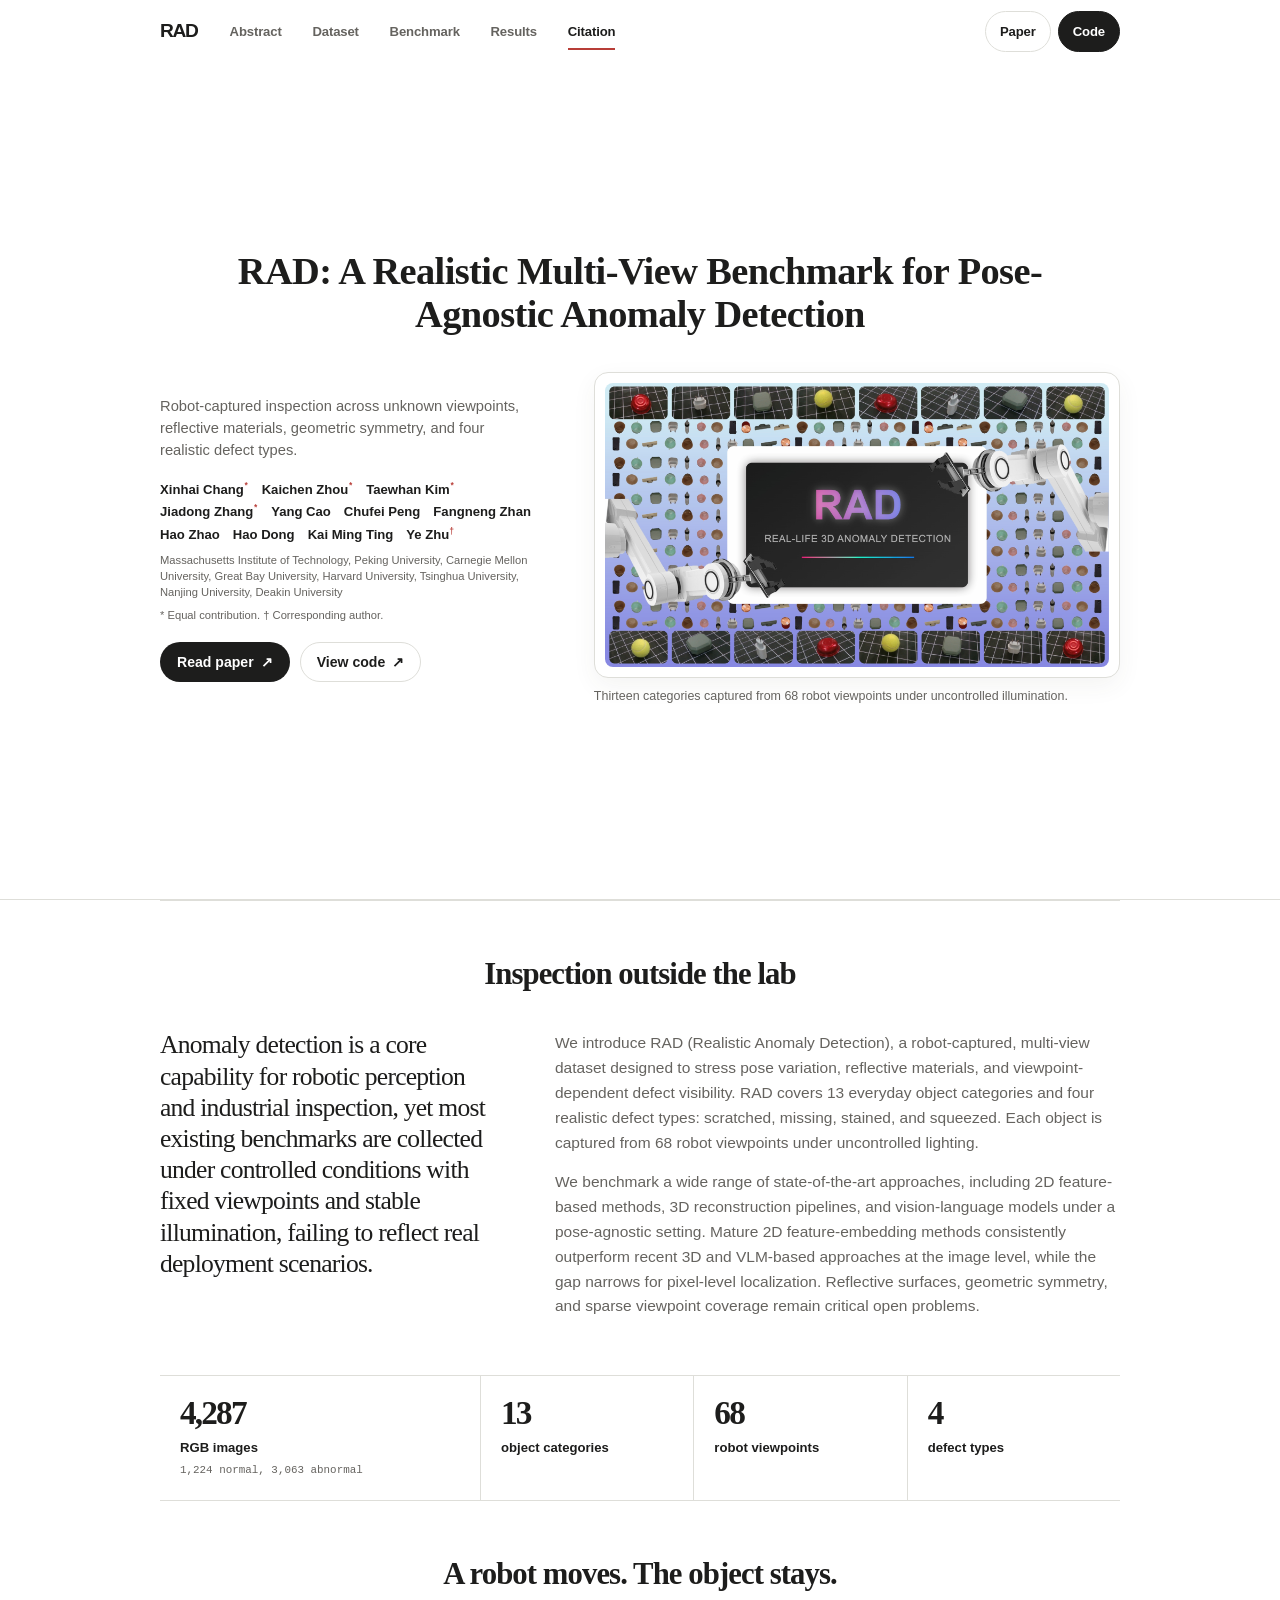
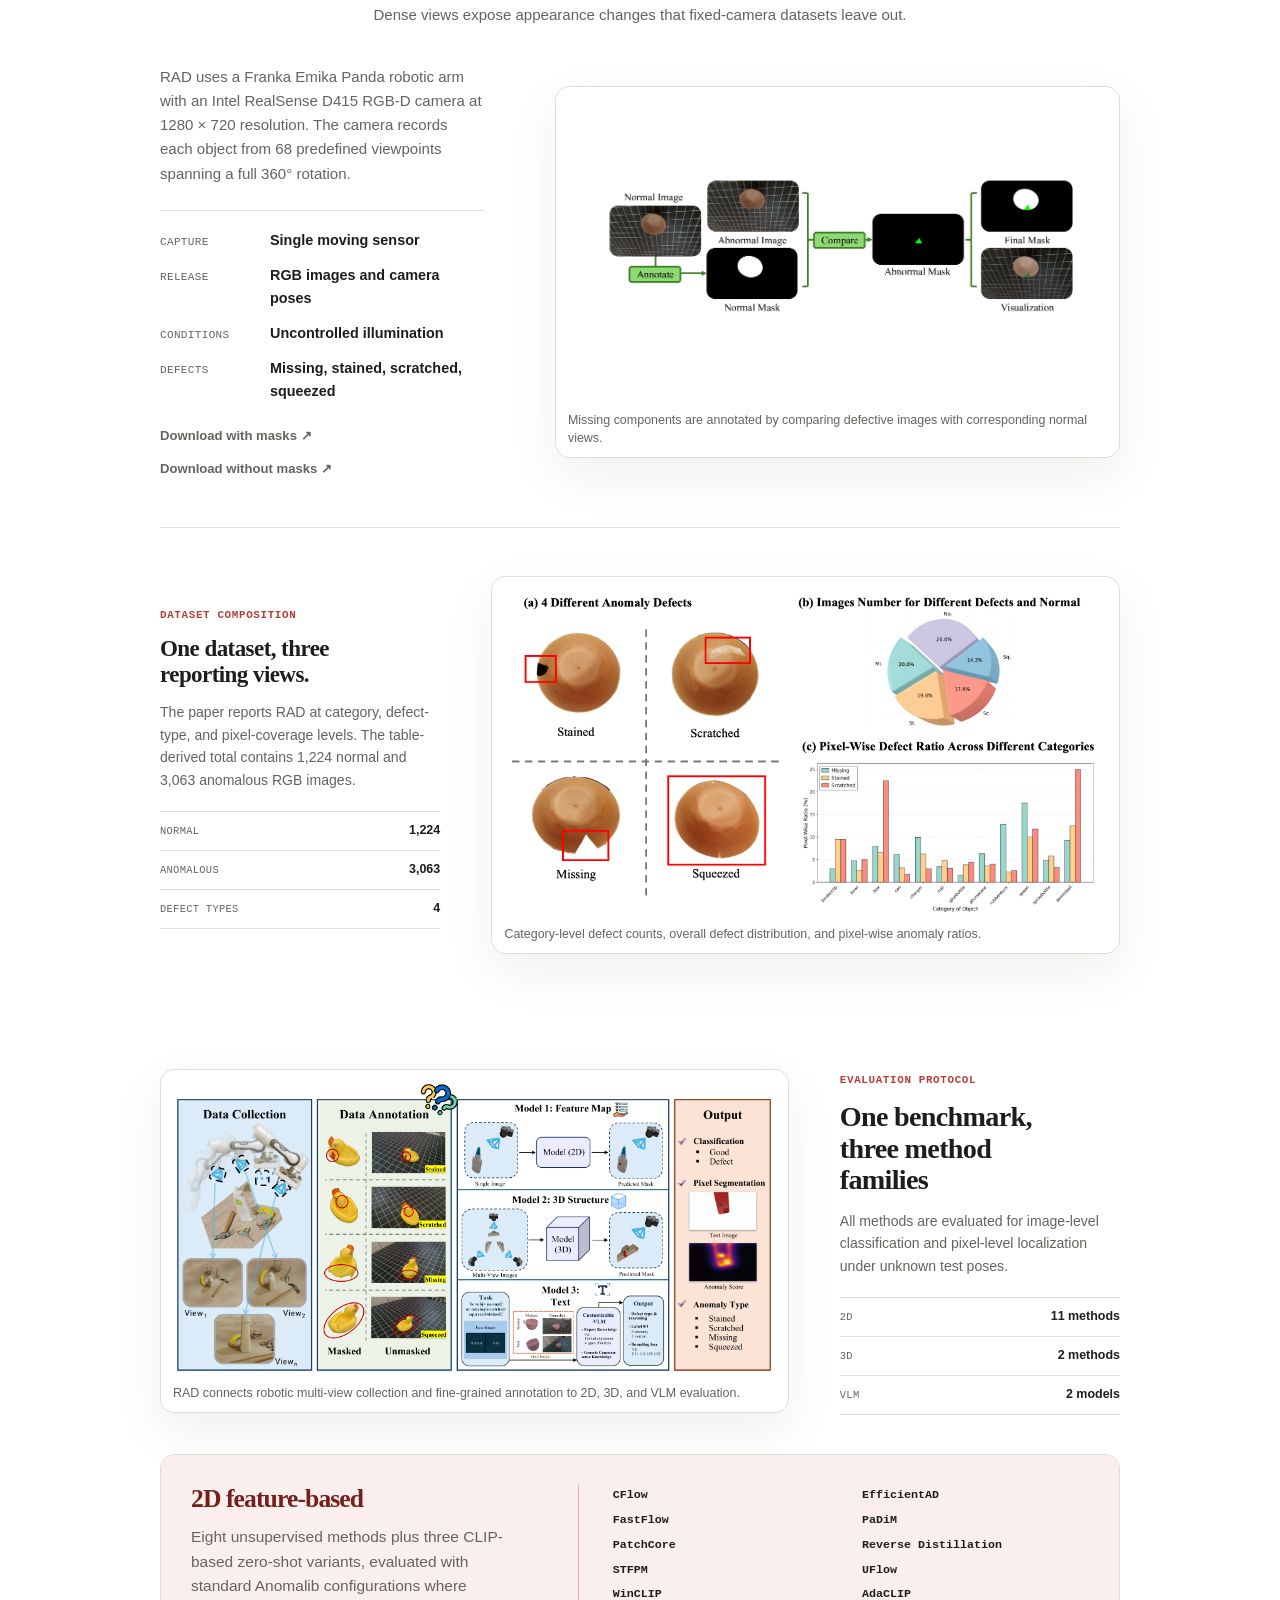
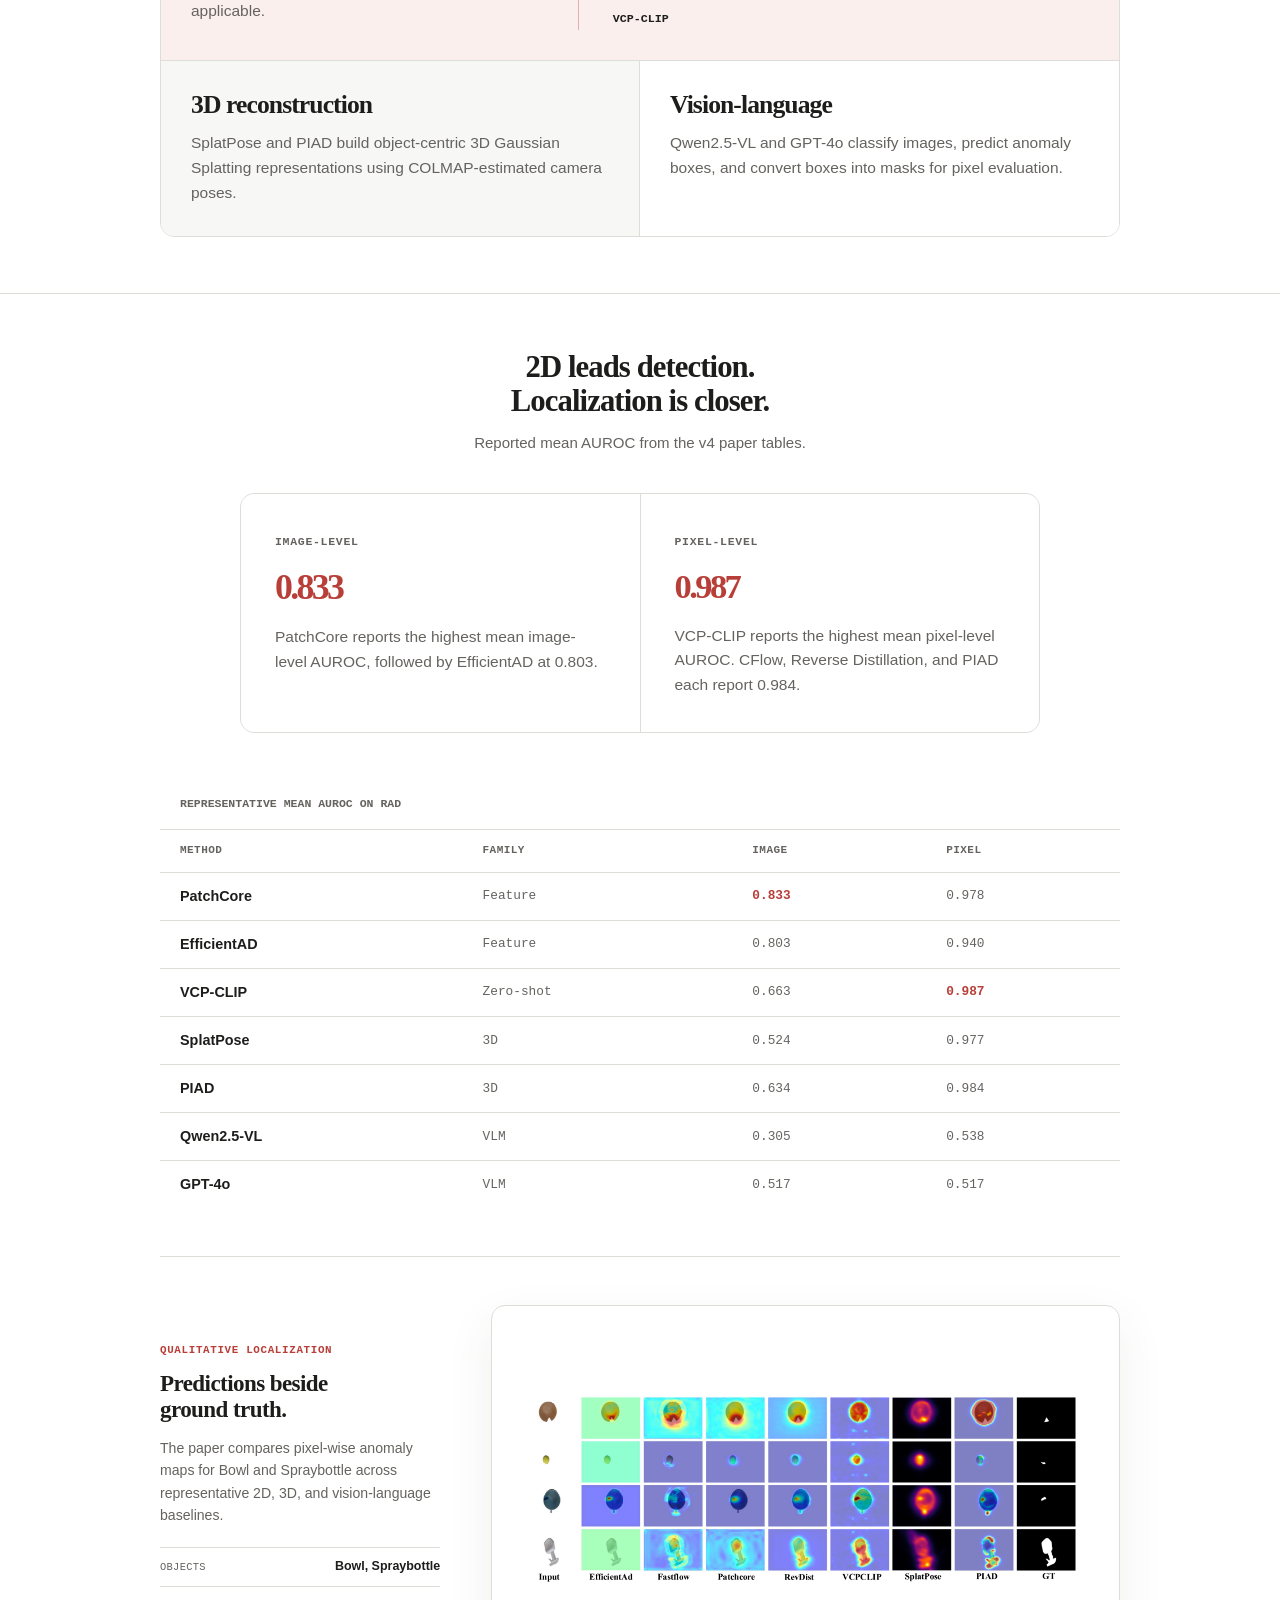
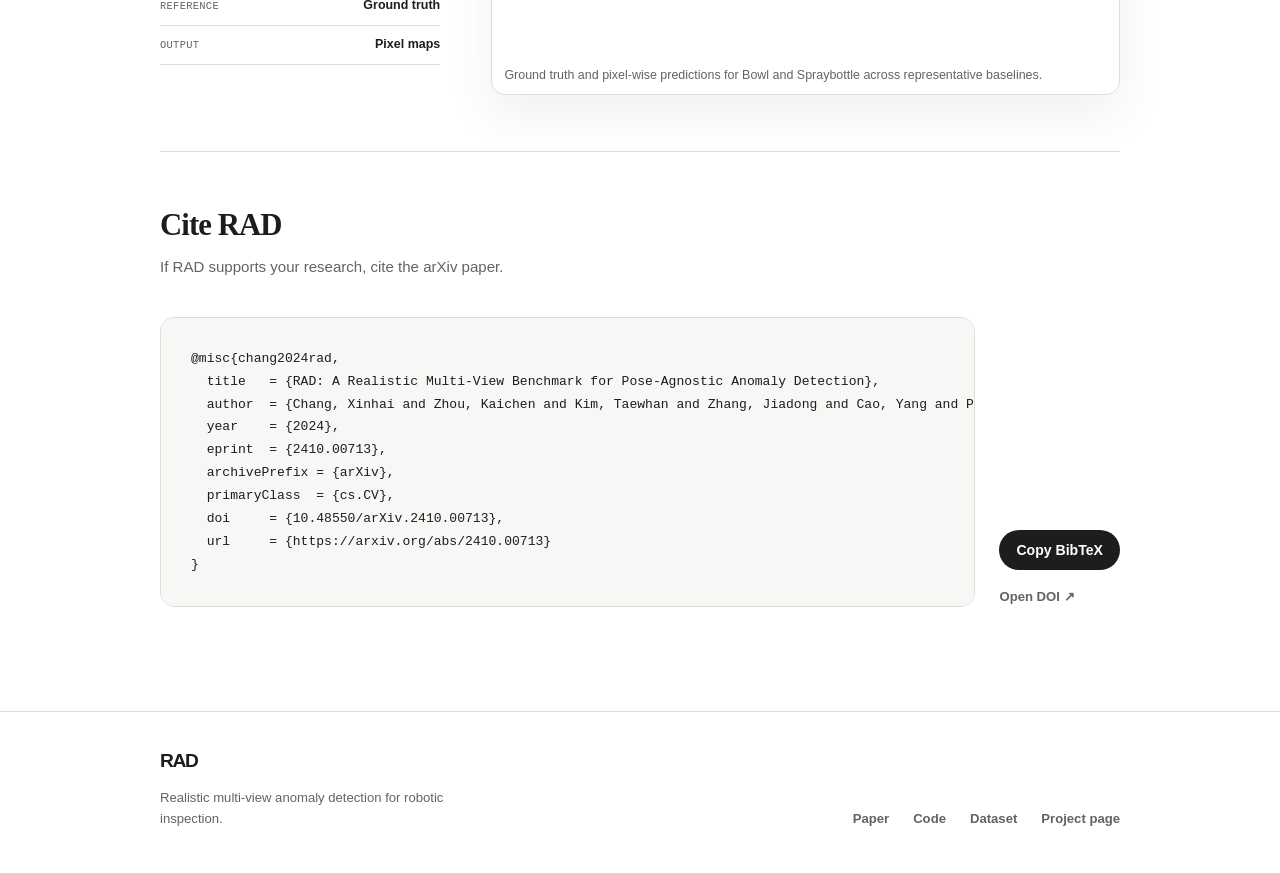
<file: index.html>
<!doctype html>
<html lang="en">
<head>
  <meta charset="utf-8">
  <meta name="viewport" content="width=device-width, initial-scale=1">
  <meta name="theme-color" content="#FFFFFF">
  <meta name="description" content="RAD is a robot-captured multi-view benchmark for pose-agnostic anomaly detection across 13 object categories and 68 viewpoints.">
  <meta name="author" content="Xinhai Chang, Kaichen Zhou, Taewhan Kim, Jiadong Zhang, Yang Cao, Chufei Peng, Fangneng Zhan, Hao Zhao, Hao Dong, Kai Ming Ting, Ye Zhu">
  <meta name="keywords" content="RAD, realistic anomaly detection, pose-agnostic anomaly detection, robotic inspection, multi-view benchmark, computer vision">
  <meta name="citation_title" content="RAD: A Realistic Multi-View Benchmark for Pose-Agnostic Anomaly Detection">
  <meta name="citation_author" content="Xinhai Chang">
  <meta name="citation_author" content="Kaichen Zhou">
  <meta name="citation_author" content="Taewhan Kim">
  <meta name="citation_author" content="Jiadong Zhang">
  <meta name="citation_author" content="Yang Cao">
  <meta name="citation_author" content="Chufei Peng">
  <meta name="citation_author" content="Fangneng Zhan">
  <meta name="citation_author" content="Hao Zhao">
  <meta name="citation_author" content="Hao Dong">
  <meta name="citation_author" content="Kai Ming Ting">
  <meta name="citation_author" content="Ye Zhu">
  <meta name="citation_publication_date" content="2024">
  <meta name="citation_arxiv_id" content="2410.00713">
  <meta name="citation_pdf_url" content="https://arxiv.org/pdf/2410.00713">
  <meta property="og:type" content="website">
  <meta property="og:site_name" content="RAD">
  <meta property="og:title" content="RAD: A Realistic Multi-View Benchmark for Pose-Agnostic Anomaly Detection">
  <meta property="og:description" content="A robot-captured benchmark for anomaly detection under pose variation, reflective materials, and viewpoint-dependent defect visibility.">
  <meta property="og:url" content="https://chang-xinhai.github.io/rad-website/">
  <meta property="og:image" content="https://chang-xinhai.github.io/rad-website/assets/figures/teaser.jpg">
  <meta property="og:image:width" content="1890">
  <meta property="og:image:height" content="1063">
  <meta property="og:image:alt" content="RAD gallery showing thirteen objects captured by a robot from multiple viewpoints">
  <meta name="twitter:card" content="summary_large_image">
  <meta name="twitter:title" content="RAD: Realistic Anomaly Detection">
  <meta name="twitter:description" content="A realistic multi-view benchmark for pose-agnostic anomaly detection.">
  <meta name="twitter:image" content="https://chang-xinhai.github.io/rad-website/assets/figures/teaser.jpg">
  <link rel="canonical" href="https://chang-xinhai.github.io/rad-website/">
  <link rel="icon" href="assets/icons/favicon.svg" type="image/svg+xml">
  <link rel="manifest" href="site.webmanifest">
  <link rel="preload" href="assets/figures/teaser.jpg" as="image" fetchpriority="high">
  <link rel="stylesheet" href="assets/style.css?v=20260717-3">
  <script>document.documentElement.classList.add('js');</script>
  <script type="application/ld+json">
  {
    "@context": "https://schema.org",
    "@type": "ScholarlyArticle",
    "headline": "RAD: A Realistic Multi-View Benchmark for Pose-Agnostic Anomaly Detection",
    "url": "https://arxiv.org/abs/2410.00713",
    "sameAs": "https://doi.org/10.48550/arXiv.2410.00713",
    "datePublished": "2024",
    "author": [
      {"@type": "Person", "name": "Xinhai Chang"},
      {"@type": "Person", "name": "Kaichen Zhou"},
      {"@type": "Person", "name": "Taewhan Kim"},
      {"@type": "Person", "name": "Jiadong Zhang"},
      {"@type": "Person", "name": "Yang Cao"},
      {"@type": "Person", "name": "Chufei Peng"},
      {"@type": "Person", "name": "Fangneng Zhan"},
      {"@type": "Person", "name": "Hao Zhao"},
      {"@type": "Person", "name": "Hao Dong"},
      {"@type": "Person", "name": "Kai Ming Ting"},
      {"@type": "Person", "name": "Ye Zhu"}
    ]
  }
  </script>
  <title>RAD | Realistic Multi-View Anomaly Detection</title>
</head>
<body>
  <a class="skip-link" href="#main">Skip to content</a>

  <header class="site-header" data-header>
    <div class="nav-shell">
      <a class="wordmark" href="#top" aria-label="RAD home">RAD</a>
      <button class="nav-toggle" type="button" aria-expanded="false" aria-controls="primary-nav">Menu</button>
      <nav class="primary-nav" id="primary-nav" aria-label="Primary navigation">
        <a href="#abstract">Abstract</a>
        <a href="#dataset">Dataset</a>
        <a href="#benchmark">Benchmark</a>
        <a href="#results">Results</a>
        <a href="#citation">Citation</a>
      </nav>
      <div class="nav-actions">
        <a class="nav-link" href="https://arxiv.org/abs/2410.00713" target="_blank" rel="noreferrer">Paper</a>
        <a class="nav-link nav-link-strong" href="https://github.com/kaichen-z/RAD" target="_blank" rel="noreferrer">Code</a>
      </div>
    </div>
  </header>

  <main id="main">
    <section class="hero" id="top" aria-labelledby="hero-title">
      <div class="hero-grid page-shell">
        <h1 id="hero-title"><span class="hero-title"><span class="hero-acronym">RAD:</span> A Realistic Multi-View Benchmark for Pose-Agnostic Anomaly Detection</span></h1>

        <div class="hero-copy">
          <p class="hero-summary">Robot-captured inspection across unknown viewpoints, reflective materials, geometric symmetry, and four realistic defect types.</p>
          <div class="hero-authorship" aria-labelledby="authors-heading">
            <h2 class="sr-only" id="authors-heading">Authors and affiliations</h2>
            <div class="author-list">
              <span><a class="author-link" href="https://chang-xinhai.github.io/" target="_blank" rel="noreferrer">Xinhai Chang</a><sup>*</sup></span>
              <span><a class="author-link" href="https://kaichen-z.github.io/" target="_blank" rel="noreferrer">Kaichen Zhou</a><sup>*</sup></span>
              <span><a class="author-link" href="https://scholar.google.com/citations?hl=en&amp;user=aQTkWjQAAAAJ" target="_blank" rel="noreferrer">Taewhan Kim</a><sup>*</sup></span>
              <span>Jiadong Zhang<sup>*</sup></span>
              <span>Yang Cao</span>
              <span>Chufei Peng</span>
              <span><a class="author-link" href="https://fnzhan.com/" target="_blank" rel="noreferrer">Fangneng Zhan</a></span>
              <span>Hao Zhao</span>
              <span><a class="author-link" href="https://zsdonghao.github.io/" target="_blank" rel="noreferrer">Hao Dong</a></span>
              <span>Kai Ming Ting</span>
              <span><a class="author-link" href="https://experts.deakin.edu.au/41905-ye-zhu" target="_blank" rel="noreferrer">Ye Zhu</a><sup>†</sup></span>
            </div>
            <p class="institution-list">Massachusetts Institute of Technology, Peking University, Carnegie Mellon University, Great Bay University, Harvard University, Tsinghua University, Nanjing University, Deakin University</p>
            <p class="equal-note">* Equal contribution. † Corresponding author.</p>
          </div>
          <div class="hero-actions" aria-label="Project resources">
            <a class="button button-primary" href="https://arxiv.org/abs/2410.00713" target="_blank" rel="noreferrer">Read paper <span aria-hidden="true">↗</span></a>
            <a class="button button-secondary" href="https://github.com/kaichen-z/RAD" target="_blank" rel="noreferrer">View code <span aria-hidden="true">↗</span></a>
          </div>
        </div>

        <figure class="hero-figure">
          <div class="hero-image-wrap">
            <img src="assets/figures/teaser.jpg" width="1890" height="1063" alt="RAD gallery with thirteen industrial and everyday objects observed by a robot from multiple viewpoints" fetchpriority="high" decoding="async">
          </div>
          <figcaption>Thirteen categories captured from 68 robot viewpoints under uncontrolled illumination.</figcaption>
        </figure>
      </div>
    </section>

    <section class="abstract-section section page-shell" id="abstract" aria-labelledby="abstract-heading">
      <div class="section-heading section-heading-centered">
        <h2 id="abstract-heading">Inspection outside the lab</h2>
      </div>
      <div class="abstract-layout">
        <p class="abstract-lead">Anomaly detection is a core capability for robotic perception and industrial inspection, yet most existing benchmarks are collected under controlled conditions with fixed viewpoints and stable illumination, failing to reflect real deployment scenarios.</p>
        <div class="abstract-body">
          <p>We introduce RAD (Realistic Anomaly Detection), a robot-captured, multi-view dataset designed to stress pose variation, reflective materials, and viewpoint-dependent defect visibility. RAD covers 13 everyday object categories and four realistic defect types: scratched, missing, stained, and squeezed. Each object is captured from 68 robot viewpoints under uncontrolled lighting.</p>
          <p>We benchmark a wide range of state-of-the-art approaches, including 2D feature-based methods, 3D reconstruction pipelines, and vision-language models under a pose-agnostic setting. Mature 2D feature-embedding methods consistently outperform recent 3D and VLM-based approaches at the image level, while the gap narrows for pixel-level localization. Reflective surfaces, geometric symmetry, and sparse viewpoint coverage remain critical open problems.</p>
        </div>
      </div>
    </section>

    <section class="facts page-shell" aria-label="Dataset at a glance">
      <div class="fact fact-wide">
        <strong>4,287</strong>
        <span>RGB images</span>
        <small>1,224 normal, 3,063 abnormal</small>
      </div>
      <div class="fact">
        <strong>13</strong>
        <span>object categories</span>
      </div>
      <div class="fact">
        <strong>68</strong>
        <span>robot viewpoints</span>
      </div>
      <div class="fact">
        <strong>4</strong>
        <span>defect types</span>
      </div>
    </section>

    <section class="dataset-section section" id="dataset" aria-labelledby="dataset-heading">
      <div class="page-shell">
        <div class="section-heading section-heading-centered">
          <h2 id="dataset-heading">A robot moves. The object stays.</h2>
          <p>Dense views expose appearance changes that fixed-camera datasets leave out.</p>
        </div>

        <div class="capture-layout">
          <div class="capture-copy">
            <p>RAD uses a Franka Emika Panda robotic arm with an Intel RealSense D415 RGB-D camera at 1280 × 720 resolution. The camera records each object from 68 predefined viewpoints spanning a full 360° rotation.</p>
            <dl class="capture-specs">
              <div><dt>Capture</dt><dd>Single moving sensor</dd></div>
              <div><dt>Release</dt><dd>RGB images and camera poses</dd></div>
              <div><dt>Conditions</dt><dd>Uncontrolled illumination</dd></div>
              <div><dt>Defects</dt><dd>Missing, stained, scratched, squeezed</dd></div>
            </dl>
            <div class="dataset-links" aria-label="Dataset downloads">
              <a class="text-link" href="https://drive.google.com/file/d/1p3v2FeNlHinXFCTZzZujhYhCGUiOL38G/view?usp=drive_link" target="_blank" rel="noreferrer">Download with masks <span aria-hidden="true">↗</span></a>
              <a class="text-link" href="https://drive.google.com/file/d/1cPeHh69vErvC3yZSejyxU4SNK9fVlJWL/view?usp=drive_link" target="_blank" rel="noreferrer">Download without masks <span aria-hidden="true">↗</span></a>
            </div>
          </div>
          <figure class="paper-figure annotation-figure">
            <img src="assets/figures/annotation.png" width="2400" height="1350" alt="Annotation procedure comparing a defective object with normal references to identify missing components" loading="lazy" decoding="async">
            <figcaption>Missing components are annotated by comparing defective images with corresponding normal views.</figcaption>
          </figure>
        </div>

        <div class="evidence-row evidence-copy-first" id="dataset-composition">
          <aside class="evidence-copy" aria-labelledby="distribution-heading">
            <span class="evidence-kicker">Dataset composition</span>
            <h3 id="distribution-heading">One dataset, three reporting views.</h3>
            <p>The paper reports RAD at category, defect-type, and pixel-coverage levels. The table-derived total contains 1,224 normal and 3,063 anomalous RGB images.</p>
            <dl class="evidence-facts">
              <div><dt>Normal</dt><dd>1,224</dd></div>
              <div><dt>Anomalous</dt><dd>3,063</dd></div>
              <div><dt>Defect types</dt><dd>4</dd></div>
            </dl>
          </aside>
          <figure class="paper-figure statistics-figure">
            <img src="assets/figures/dataset-statistics.png" width="1954" height="1062" alt="RAD statistics across object categories and missing, normal, squeezed, scratched, and stained samples" loading="lazy" decoding="async">
            <figcaption>Category-level defect counts, overall defect distribution, and pixel-wise anomaly ratios.</figcaption>
          </figure>
        </div>
      </div>
    </section>

    <section class="benchmark-section section page-shell" id="benchmark" aria-labelledby="benchmark-heading">
      <div class="evidence-row evidence-figure-first evidence-row-leading" id="evaluation-protocol">
        <figure class="paper-figure pipeline-figure">
          <img src="assets/figures/pipeline.png" width="1921" height="936" alt="RAD benchmark pipeline from robotic data collection and annotation to 2D, 3D, and vision-language models" loading="lazy" decoding="async">
          <figcaption>RAD connects robotic multi-view collection and fine-grained annotation to 2D, 3D, and VLM evaluation.</figcaption>
        </figure>
        <aside class="evidence-copy" aria-labelledby="benchmark-heading">
          <span class="evidence-kicker">Evaluation protocol</span>
          <h2 id="benchmark-heading">One benchmark, three method families</h2>
          <p>All methods are evaluated for image-level classification and pixel-level localization under unknown test poses.</p>
          <dl class="evidence-facts">
            <div><dt>2D</dt><dd>11 methods</dd></div>
            <div><dt>3D</dt><dd>2 methods</dd></div>
            <div><dt>VLM</dt><dd>2 models</dd></div>
          </dl>
        </aside>
      </div>

      <div class="method-map">
        <article class="method method-feature">
          <div class="method-feature-summary">
            <h3>2D feature-based</h3>
            <p>Eight unsupervised methods plus three CLIP-based zero-shot variants, evaluated with standard Anomalib configurations where applicable.</p>
          </div>
          <ul class="method-list" aria-label="Evaluated 2D methods">
            <li>CFlow</li>
            <li>EfficientAD</li>
            <li>FastFlow</li>
            <li>PaDiM</li>
            <li>PatchCore</li>
            <li>Reverse Distillation</li>
            <li>STFPM</li>
            <li>UFlow</li>
            <li>WinCLIP</li>
            <li>AdaCLIP</li>
            <li>VCP-CLIP</li>
          </ul>
        </article>
        <article class="method method-3d">
          <h3>3D reconstruction</h3>
          <p>SplatPose and PIAD build object-centric 3D Gaussian Splatting representations using COLMAP-estimated camera poses.</p>
        </article>
        <article class="method method-vlm">
          <h3>Vision-language</h3>
          <p>Qwen2.5-VL and GPT-4o classify images, predict anomaly boxes, and convert boxes into masks for pixel evaluation.</p>
        </article>
      </div>
    </section>

    <section class="results-section section" id="results" aria-labelledby="results-heading">
      <div class="page-shell">
        <div class="section-heading section-heading-centered">
          <h2 id="results-heading">2D leads detection. Localization is closer.</h2>
          <p>Reported mean AUROC from the v4 paper tables.</p>
        </div>

        <div class="result-highlights">
          <div class="result-primary">
            <span>Image-level</span>
            <strong>0.833</strong>
            <p>PatchCore reports the highest mean image-level AUROC, followed by EfficientAD at 0.803.</p>
          </div>
          <div class="result-secondary">
            <span>Pixel-level</span>
            <strong>0.987</strong>
            <p>VCP-CLIP reports the highest mean pixel-level AUROC. CFlow, Reverse Distillation, and PIAD each report 0.984.</p>
          </div>
        </div>

        <div class="table-shell" tabindex="0" role="region" aria-label="Representative mean AUROC results">
          <table>
            <caption>Representative mean AUROC on RAD</caption>
            <thead>
              <tr><th scope="col">Method</th><th scope="col">Family</th><th scope="col">Image</th><th scope="col">Pixel</th></tr>
            </thead>
            <tbody>
              <tr><th scope="row">PatchCore</th><td>Feature</td><td class="best">0.833</td><td>0.978</td></tr>
              <tr><th scope="row">EfficientAD</th><td>Feature</td><td>0.803</td><td>0.940</td></tr>
              <tr><th scope="row">VCP-CLIP</th><td>Zero-shot</td><td>0.663</td><td class="best">0.987</td></tr>
              <tr><th scope="row">SplatPose</th><td>3D</td><td>0.524</td><td>0.977</td></tr>
              <tr><th scope="row">PIAD</th><td>3D</td><td>0.634</td><td>0.984</td></tr>
              <tr><th scope="row">Qwen2.5-VL</th><td>VLM</td><td>0.305</td><td>0.538</td></tr>
              <tr><th scope="row">GPT-4o</th><td>VLM</td><td>0.517</td><td>0.517</td></tr>
            </tbody>
          </table>
        </div>

        <div class="evidence-row evidence-copy-first qualitative-evidence" id="qualitative-localization">
          <aside class="evidence-copy" aria-labelledby="qualitative-heading">
            <span class="evidence-kicker">Qualitative localization</span>
            <h3 id="qualitative-heading">Predictions beside ground truth.</h3>
            <p>The paper compares pixel-wise anomaly maps for Bowl and Spraybottle across representative 2D, 3D, and vision-language baselines.</p>
            <dl class="evidence-facts">
              <div><dt>Objects</dt><dd>Bowl, Spraybottle</dd></div>
              <div><dt>Reference</dt><dd>Ground truth</dd></div>
              <div><dt>Output</dt><dd>Pixel maps</dd></div>
            </dl>
          </aside>
          <figure class="paper-figure qualitative-figure">
            <img src="assets/figures/qualitative.png" width="2134" height="1200" alt="Pixel-wise anomaly localization results for Bowl and Spraybottle across multiple baseline methods" loading="lazy" decoding="async">
            <figcaption>Ground truth and pixel-wise predictions for Bowl and Spraybottle across representative baselines.</figcaption>
          </figure>
        </div>
      </div>
    </section>

    <section class="citation-section section page-shell" id="citation" aria-labelledby="citation-heading">
      <div class="section-heading">
        <h2 id="citation-heading">Cite RAD</h2>
        <p>If RAD supports your research, cite the arXiv paper.</p>
      </div>
      <div class="citation-layout">
        <pre id="bibtex"><code>@misc{chang2024rad,
  title   = {RAD: A Realistic Multi-View Benchmark for Pose-Agnostic Anomaly Detection},
  author  = {Chang, Xinhai and Zhou, Kaichen and Kim, Taewhan and Zhang, Jiadong and Cao, Yang and Peng, Chufei and Zhan, Fangneng and Zhao, Hao and Dong, Hao and Ting, Kai Ming and Zhu, Ye},
  year    = {2024},
  eprint  = {2410.00713},
  archivePrefix = {arXiv},
  primaryClass  = {cs.CV},
  doi     = {10.48550/arXiv.2410.00713},
  url     = {https://arxiv.org/abs/2410.00713}
}</code></pre>
        <div class="citation-actions">
          <button class="button button-primary copy-button" type="button" data-copy="#bibtex">Copy BibTeX</button>
          <a class="text-link" href="https://doi.org/10.48550/arXiv.2410.00713" target="_blank" rel="noreferrer">Open DOI <span aria-hidden="true">↗</span></a>
        </div>
        <p class="copy-status" role="status" aria-live="polite"></p>
      </div>
    </section>
  </main>

  <footer class="site-footer">
    <div class="page-shell footer-grid">
      <div>
        <a class="footer-mark" href="#top">RAD</a>
        <p>Realistic multi-view anomaly detection for robotic inspection.</p>
      </div>
      <div class="footer-links" aria-label="Project links">
        <a href="https://arxiv.org/abs/2410.00713" target="_blank" rel="noreferrer">Paper</a>
        <a href="https://github.com/kaichen-z/RAD" target="_blank" rel="noreferrer">Code</a>
        <a href="https://drive.google.com/file/d/1p3v2FeNlHinXFCTZzZujhYhCGUiOL38G/view?usp=drive_link" target="_blank" rel="noreferrer">Dataset</a>
        <a href="https://chang-xinhai.github.io/rad-website/">Project page</a>
      </div>
    </div>
  </footer>

  <script src="assets/main.js" defer></script>
</body>
</html>
</file>
<file: assets/style.css>
:root {
  color-scheme: light;
  --canvas: #ffffff;
  --surface: #f7f7f5;
  --surface-strong: #efefec;
  --ink: #1d1d1c;
  --muted: #65635f;
  --rule: #deded9;
  --signal: #b83e38;
  --on-signal: #f9f6f5;
  --signal-ink: #731f1c;
  --signal-soft: #fbefed;
  --nav-bg: rgb(255 255 255 / 93%);
  --figure-bg: #ffffff;
  --shadow: 0 18px 48px rgb(64 62 57 / 8%);
  --display: "Iowan Old Style", "Palatino Linotype", "Book Antiqua", Palatino, Georgia, serif;
  --body: "Avenir Next", "Helvetica Neue", Helvetica, Arial, sans-serif;
  --mono: "SFMono-Regular", "IBM Plex Mono", Consolas, "Liberation Mono", monospace;
  --radius: 14px;
  --page: min(960px, calc(100vw - 96px));
  --header-height: 64px;
}

*,
*::before,
*::after {
  box-sizing: border-box;
}

html {
  scroll-behavior: smooth;
  scroll-padding-top: calc(var(--header-height) + 28px);
  background: var(--canvas);
}

body {
  margin: 0;
  background: var(--canvas);
  color: var(--ink);
  font-family: var(--body);
  font-size: 15.5px;
  line-height: 1.6;
  text-rendering: optimizeLegibility;
  -webkit-font-smoothing: antialiased;
}

::selection {
  background: var(--signal);
  color: var(--on-signal);
}

a {
  color: inherit;
  text-decoration: none;
}

button,
a {
  -webkit-tap-highlight-color: transparent;
}

button {
  color: inherit;
  font: inherit;
}

img {
  display: block;
  max-width: 100%;
  height: auto;
}

p,
h1,
h2,
h3,
figure,
dl,
dd {
  margin: 0;
}

sup {
  color: var(--signal);
  font-family: var(--mono);
  font-size: 0.62em;
  font-weight: 700;
}

:focus-visible {
  outline: 3px solid var(--signal);
  outline-offset: 4px;
}

.sr-only {
  position: absolute;
  width: 1px;
  height: 1px;
  padding: 0;
  overflow: hidden;
  clip: rect(0, 0, 0, 0);
  white-space: nowrap;
  border: 0;
}

.skip-link {
  position: fixed;
  top: 10px;
  left: 12px;
  z-index: 40;
  padding: 10px 16px;
  border-radius: 999px;
  background: var(--ink);
  color: var(--canvas);
  font-weight: 700;
  transform: translateY(-150%);
  transition: transform 180ms ease;
}

.skip-link:focus {
  transform: translateY(0);
}

.page-shell {
  width: var(--page);
  margin-inline: auto;
}

.site-header {
  position: sticky;
  top: 0;
  z-index: 20;
  height: var(--header-height);
  border-bottom: 1px solid transparent;
  background: var(--nav-bg);
  backdrop-filter: blur(18px) saturate(125%);
  -webkit-backdrop-filter: blur(18px) saturate(125%);
  transition: border-color 220ms ease, box-shadow 220ms ease;
}

.site-header.is-scrolled {
  border-color: var(--rule);
  box-shadow: 0 10px 30px rgb(30 43 54 / 7%);
}

.nav-shell {
  display: grid;
  grid-template-columns: auto 1fr auto;
  align-items: center;
  width: var(--page);
  height: 100%;
  margin-inline: auto;
  gap: 32px;
}

.wordmark,
.footer-mark {
  color: var(--ink);
  font-family: var(--body);
  font-size: 1.2rem;
  font-weight: 800;
  letter-spacing: -0.07em;
}

.primary-nav,
.nav-actions {
  display: flex;
  align-items: center;
}

.primary-nav {
  gap: clamp(15px, 2.4vw, 34px);
}

.primary-nav a,
.nav-link,
.nav-toggle {
  font-size: 0.82rem;
  font-weight: 650;
  letter-spacing: -0.01em;
}

.primary-nav a {
  position: relative;
  color: var(--muted);
  white-space: nowrap;
  transition: color 180ms ease;
}

.primary-nav a::after {
  position: absolute;
  right: 0;
  bottom: -8px;
  left: 0;
  height: 2px;
  background: var(--signal);
  content: "";
  transform: scaleX(0);
  transform-origin: right;
  transition: transform 220ms cubic-bezier(0.16, 1, 0.3, 1);
}

.primary-nav a:hover,
.primary-nav a.is-active {
  color: var(--ink);
}

.primary-nav a:hover::after,
.primary-nav a.is-active::after {
  transform: scaleX(1);
  transform-origin: left;
}

.nav-actions {
  gap: 7px;
}

.nav-toggle,
.nav-link {
  min-height: 40px;
  padding: 9px 14px;
  border: 1px solid var(--rule);
  border-radius: 999px;
  background: transparent;
  cursor: pointer;
  white-space: nowrap;
  transition: background-color 180ms ease, border-color 180ms ease, color 180ms ease, transform 180ms ease;
}

.nav-toggle:hover,
.nav-link:hover {
  border-color: var(--ink);
  background: var(--surface);
}

.nav-link-strong {
  border-color: var(--ink);
  background: var(--ink);
  color: var(--canvas);
}

.nav-link-strong:hover {
  border-color: var(--signal);
  background: var(--signal);
  color: var(--on-signal);
}

.nav-toggle:active,
.nav-link:active,
.button:active {
  transform: translateY(1px);
}

.nav-toggle {
  display: none;
}

.hero {
  display: grid;
  align-items: center;
  min-height: calc(100vh - var(--header-height));
  min-height: calc(100svh - var(--header-height));
  padding: 38px 0 46px;
  border-bottom: 1px solid var(--rule);
}

.hero-grid {
  display: grid;
  grid-template-columns: minmax(0, 5fr) minmax(0, 7fr);
  align-items: center;
  column-gap: clamp(38px, 5vw, 58px);
  row-gap: clamp(28px, 4vh, 36px);
}

.hero-copy {
  position: relative;
  z-index: 1;
  min-width: 0;
}

.hero h1 {
  grid-column: 1 / -1;
  width: 100%;
  font-family: var(--display);
  font-weight: 600;
  letter-spacing: -0.025em;
  line-height: 1.12;
  text-align: center;
}

.hero-title {
  display: block;
  max-width: 920px;
  margin-inline: auto;
  font-size: clamp(2.25rem, 3vw, 2.75rem);
  line-height: 1.12;
}

.hero-acronym {
  font-weight: 700;
}

.hero-summary {
  max-width: 46ch;
  color: var(--muted);
  font-size: 0.92rem;
  line-height: 1.5;
}

.hero-authorship {
  margin-top: 19px;
}

.hero-authorship .author-list {
  gap: 4px 13px;
  font-size: 0.82rem;
  font-weight: 620;
  line-height: 1.4;
}

.hero-authorship .institution-list,
.hero-authorship .equal-note {
  max-width: 68ch;
  margin-top: 7px;
  font-size: 0.7rem;
  line-height: 1.45;
}

.hero-actions {
  display: flex;
  flex-wrap: wrap;
  gap: 10px;
  margin-top: 18px;
}

.button {
  display: inline-flex;
  align-items: center;
  justify-content: center;
  min-height: 40px;
  padding: 9px 16px;
  border: 1px solid transparent;
  border-radius: 999px;
  font-size: 0.88rem;
  font-weight: 750;
  line-height: 1;
  white-space: nowrap;
  cursor: pointer;
  transition: background-color 160ms ease, border-color 160ms ease, color 160ms ease;
}

.button span {
  margin-left: 7px;
}

.button-primary {
  background: var(--ink);
  color: var(--canvas);
}

.button-primary:hover {
  background: var(--ink);
  color: var(--canvas);
}

.button-secondary {
  border-color: var(--rule);
  background: var(--canvas);
  color: var(--ink);
}

.button-secondary:hover {
  border-color: var(--ink);
  background: var(--surface);
}

.hero-figure {
  min-width: 0;
}

.hero-image-wrap {
  overflow: hidden;
  padding: 10px;
  border: 1px solid var(--rule);
  border-radius: var(--radius);
  background: var(--figure-bg);
  box-shadow: 0 8px 24px rgb(64 62 57 / 6%);
}

.hero-image-wrap img {
  width: 100%;
  aspect-ratio: 1.778 / 1;
  border-radius: 8px;
  object-fit: cover;
}

figcaption {
  margin-top: 9px;
  color: var(--muted);
  font-size: 0.78rem;
  line-height: 1.45;
}

.author-list {
  display: flex;
  flex-wrap: wrap;
  gap: 7px 20px;
  max-width: 960px;
  font-size: clamp(0.91rem, 1.2vw, 1.04rem);
  font-weight: 630;
  line-height: 1.45;
}

.author-link {
  text-decoration: underline;
  text-decoration-color: transparent;
  text-decoration-thickness: 1px;
  text-underline-offset: 3px;
  transition: color 160ms ease, text-decoration-color 160ms ease;
}

.author-link:hover,
.author-link:focus-visible {
  color: var(--signal);
  text-decoration-color: currentColor;
}

.author-link:focus-visible {
  outline: 2px solid var(--signal-soft);
  outline-offset: 2px;
}

.equal-note,
.institution-list {
  color: var(--muted);
  font-size: 0.78rem;
}

.equal-note {
  grid-column: 1;
}

.institution-list {
  grid-column: 2;
  grid-row: 1 / span 2;
  align-self: start;
  max-width: 48ch;
}

.section {
  padding-block: 56px;
}

.section-heading {
  max-width: 760px;
  margin-bottom: clamp(26px, 3.5vw, 38px);
}

.section-heading h2 {
  max-width: 24ch;
  font-family: var(--display);
  font-size: clamp(1.75rem, 2.4vw, 2.15rem);
  font-weight: 600;
  letter-spacing: -0.03em;
  line-height: 1.12;
}

.section-heading p {
  max-width: 56ch;
  margin-top: 12px;
  color: var(--muted);
  font-size: 0.94rem;
}

.section-heading-centered {
  max-width: none;
  text-align: center;
}

.section-heading-centered h2 {
  margin-inline: auto;
}

.section-heading-centered p {
  margin-inline: auto;
}

@media (min-width: 768px) {
  .dataset-section .section-heading-centered h2,
  .dataset-section .section-heading-centered p {
    max-width: none;
    white-space: nowrap;
  }
}

.abstract-section {
  border-top: 1px solid var(--rule);
}

.abstract-layout {
  display: grid;
  grid-template-columns: 3fr 5fr;
  align-items: start;
  gap: clamp(38px, 5vw, 56px);
}

.abstract-lead {
  max-width: none;
  font-family: var(--display);
  font-size: clamp(1.3rem, 2vw, 1.65rem);
  font-weight: 500;
  letter-spacing: -0.03em;
  line-height: 1.22;
}

.abstract-body {
  display: grid;
  gap: 15px;
  padding-top: 2px;
  color: var(--muted);
}

.abstract-body p {
  max-width: none;
}

.facts {
  display: grid;
  grid-template-columns: 1.5fr repeat(3, 1fr);
  border-top: 1px solid var(--rule);
  border-bottom: 1px solid var(--rule);
}

.fact {
  min-height: 118px;
  padding: 20px;
  border-left: 1px solid var(--rule);
}

.fact:first-child {
  border-left: 0;
}

.fact strong {
  display: block;
  font-family: var(--display);
  font-size: clamp(1.95rem, 2.6vw, 2.35rem);
  font-weight: 600;
  letter-spacing: -0.055em;
  line-height: 1;
}

.fact span,
.fact small {
  display: block;
}

.fact span {
  margin-top: 8px;
  font-size: 0.82rem;
  font-weight: 700;
}

.fact small {
  margin-top: 4px;
  color: var(--muted);
  font-family: var(--mono);
  font-size: 0.68rem;
}

.dataset-section,
.results-section {
  background: var(--canvas);
}

.results-section {
  border-top: 1px solid var(--rule);
}

.capture-layout {
  display: grid;
  grid-template-columns: 4fr 7fr;
  align-items: center;
  gap: clamp(34px, 6vw, 72px);
}

.capture-copy > p {
  max-width: 48ch;
  color: var(--muted);
  font-size: 0.94rem;
}

.capture-specs {
  display: grid;
  gap: 12px;
  margin-top: 24px;
  padding-top: 18px;
  border-top: 1px solid var(--rule);
}

.capture-specs div {
  display: grid;
  grid-template-columns: 94px 1fr;
  align-items: baseline;
  gap: 16px;
}

.capture-specs dt {
  color: var(--muted);
  font-family: var(--mono);
  font-size: 0.69rem;
  letter-spacing: 0.03em;
  text-transform: uppercase;
}

.capture-specs dd {
  font-size: 0.9rem;
  font-weight: 650;
}

.dataset-links {
  display: flex;
  flex-wrap: wrap;
  gap: 12px 24px;
  margin-top: 22px;
}

.paper-figure {
  padding: 12px 12px 10px;
  border: 1px solid var(--rule);
  border-radius: var(--radius);
  background: var(--figure-bg);
  box-shadow: var(--shadow);
}

.paper-figure img {
  width: 100%;
  border-radius: 8px;
  background: var(--figure-bg);
}

.annotation-figure {
  align-self: center;
}

.evidence-row {
  display: grid;
  align-items: center;
  margin-top: 48px;
  padding-top: 48px;
  border-top: 1px solid var(--rule);
  gap: clamp(30px, 4vw, 52px);
}

.evidence-row-leading {
  margin-top: 0;
  padding-top: 0;
  border-top: 0;
}

.evidence-copy-first {
  grid-template-columns: minmax(230px, 3.7fr) minmax(0, 8.3fr);
}

.evidence-figure-first {
  grid-template-columns: minmax(0, 8.3fr) minmax(230px, 3.7fr);
}

.evidence-copy {
  min-width: 0;
}

.evidence-kicker {
  color: var(--signal);
  font-family: var(--mono);
  font-size: 0.68rem;
  font-weight: 700;
  letter-spacing: 0.06em;
  text-transform: uppercase;
}

.evidence-copy h2,
.evidence-copy h3 {
  max-width: 16ch;
  margin-top: 10px;
  font-family: var(--display);
  font-weight: 600;
  letter-spacing: -0.025em;
  line-height: 1.12;
}

.evidence-copy h2 {
  font-size: clamp(1.65rem, 2.2vw, 2rem);
}

.evidence-copy h3 {
  font-size: clamp(1.3rem, 1.8vw, 1.6rem);
}

.evidence-copy > p {
  max-width: 42ch;
  margin-top: 14px;
  color: var(--muted);
  font-size: 0.88rem;
  line-height: 1.6;
}

.evidence-facts {
  margin-top: 20px;
  border-top: 1px solid var(--rule);
}

.evidence-facts div {
  display: grid;
  grid-template-columns: minmax(0, 1fr) auto;
  align-items: baseline;
  padding: 9px 0;
  border-bottom: 1px solid var(--rule);
  gap: 14px;
}

.evidence-facts dt {
  color: var(--muted);
  font-family: var(--mono);
  font-size: 0.65rem;
  letter-spacing: 0.03em;
  text-transform: uppercase;
}

.evidence-facts dd {
  font-size: 0.78rem;
  font-weight: 700;
  text-align: right;
}

.statistics-figure,
.pipeline-figure,
.qualitative-figure {
  width: 100%;
  margin: 0;
}

.method-map {
  display: grid;
  grid-template-columns: 1fr 1fr;
  margin-top: clamp(30px, 3vw, 40px);
  border: 1px solid var(--rule);
  border-radius: var(--radius);
  overflow: hidden;
}

.method {
  padding: clamp(22px, 2.6vw, 30px);
}

.method h3 {
  font-family: var(--display);
  font-size: clamp(1.3rem, 2vw, 1.7rem);
  font-weight: 600;
  letter-spacing: -0.035em;
  line-height: 1.1;
}

.method p {
  max-width: 56ch;
  margin-top: 12px;
  color: var(--muted);
}

.method-feature {
  grid-column: 1 / -1;
  display: grid;
  grid-template-columns: minmax(0, 0.9fr) minmax(0, 1.35fr);
  align-items: start;
  min-height: 0;
  border-bottom: 1px solid var(--rule);
  background: var(--signal-soft);
  gap: clamp(28px, 4vw, 46px);
}

.method-feature h3 {
  color: var(--signal-ink);
}

.method-list {
  display: grid;
  grid-template-columns: repeat(2, minmax(0, 1fr));
  align-self: stretch;
  margin: 0;
  padding: 2px 0 2px clamp(24px, 3vw, 34px);
  border-left: 1px solid color-mix(in srgb, var(--signal) 36%, transparent);
  list-style: none;
  font-family: var(--mono);
  font-size: 0.73rem;
  font-weight: 600;
  line-height: 1.45;
  gap: 8px 22px;
}

.method-3d {
  border-right: 1px solid var(--rule);
  background: var(--surface);
}

.method-vlm {
  background: var(--canvas);
}

.results-section .section-heading {
  margin-left: 0;
}

.result-highlights {
  display: grid;
  grid-template-columns: 1fr 1fr;
  align-items: stretch;
  width: min(100%, 800px);
  margin-inline: auto;
  gap: 1px;
  background: var(--rule);
  border: 1px solid var(--rule);
  border-radius: var(--radius);
  overflow: hidden;
}

.result-primary,
.result-secondary {
  min-height: 210px;
  padding: clamp(24px, 3vw, 34px);
  background: var(--canvas);
}

.result-primary span,
.result-secondary span {
  color: var(--muted);
  font-family: var(--mono);
  font-size: 0.72rem;
  font-weight: 700;
  letter-spacing: 0.06em;
  text-transform: uppercase;
}

.result-primary strong,
.result-secondary strong {
  display: block;
  margin-top: 18px;
  color: var(--signal);
  font-family: var(--display);
  font-size: clamp(2.1rem, 2.8vw, 2.45rem);
  font-weight: 600;
  letter-spacing: -0.075em;
  line-height: 0.9;
}

.result-secondary strong {
  font-size: clamp(2.05rem, 2.7vw, 2.35rem);
}

.result-primary p,
.result-secondary p {
  max-width: 44ch;
  margin-top: 22px;
  color: var(--muted);
}

.table-shell {
  width: 100%;
  margin: clamp(32px, 4vw, 46px) 0 0;
  overflow-x: auto;
  border-radius: var(--radius);
  background: var(--canvas);
}

table {
  width: 100%;
  border-collapse: collapse;
  font-variant-numeric: tabular-nums;
}

caption {
  padding: 16px 20px;
  color: var(--muted);
  font-family: var(--mono);
  font-size: 0.72rem;
  font-weight: 700;
  text-align: left;
  text-transform: uppercase;
}

th,
td {
  padding: 12px 20px;
  border-top: 1px solid var(--rule);
  text-align: left;
}

thead th {
  color: var(--muted);
  font-family: var(--mono);
  font-size: 0.69rem;
  letter-spacing: 0.04em;
  text-transform: uppercase;
}

tbody th {
  font-size: 0.9rem;
  font-weight: 700;
}

td {
  color: var(--muted);
  font-family: var(--mono);
  font-size: 0.8rem;
}

td.best {
  color: var(--signal);
  font-weight: 800;
}

.citation-section {
  border-top: 1px solid var(--rule);
}

.citation-layout {
  position: relative;
  display: grid;
  grid-template-columns: minmax(0, 1fr) auto;
  align-items: end;
  gap: 24px;
}

pre {
  min-width: 0;
  margin: 0;
  padding: clamp(20px, 3vw, 30px);
  overflow-x: auto;
  border: 1px solid var(--rule);
  border-radius: var(--radius);
  background: var(--surface);
  color: var(--ink);
  font-family: var(--mono);
  font-size: clamp(0.68rem, 1.02vw, 0.82rem);
  line-height: 1.75;
}

.citation-actions {
  display: grid;
  gap: 16px;
  justify-items: start;
}

.text-link {
  color: var(--muted);
  font-size: 0.82rem;
  font-weight: 700;
  transition: color 180ms ease;
}

.text-link:hover {
  color: var(--signal);
}

.copy-status {
  grid-column: 1 / -1;
  min-height: 24px;
  color: var(--muted);
  font-family: var(--mono);
  font-size: 0.72rem;
}

.site-footer {
  padding: 34px 0;
  border-top: 1px solid var(--rule);
}

.footer-grid {
  display: grid;
  grid-template-columns: 1fr auto;
  align-items: end;
  gap: 36px;
}

.footer-grid p {
  max-width: 42ch;
  margin-top: 10px;
  color: var(--muted);
  font-size: 0.82rem;
}

.footer-links {
  display: flex;
  flex-wrap: wrap;
  justify-content: flex-end;
  gap: 24px;
  color: var(--muted);
  font-size: 0.82rem;
  font-weight: 700;
}

.footer-links a:hover {
  color: var(--signal);
}

@media (max-width: 1080px) {
  :root {
    --page: min(100% - 48px, 960px);
  }

  .nav-shell {
    gap: 18px;
  }

  .primary-nav {
    gap: 16px;
  }

  .nav-link:not(.nav-link-strong) {
    display: none;
  }

  .hero-grid {
    grid-template-columns: minmax(0, 5fr) minmax(0, 7fr);
    column-gap: 36px;
  }

  .hero-title {
    font-size: clamp(2.1rem, 3.2vw, 2.45rem);
  }

  .result-primary strong,
  .result-secondary strong {
    font-size: clamp(1.95rem, 3vw, 2.25rem);
  }
}

@media (max-width: 767px) {
  :root {
    --page: calc(100% - 32px);
    --header-height: 64px;
  }

  .site-header {
    backdrop-filter: blur(14px);
    -webkit-backdrop-filter: blur(14px);
  }

  .nav-shell {
    grid-template-columns: auto auto 1fr;
    gap: 10px;
  }

  .nav-toggle {
    display: inline-flex;
    align-items: center;
    justify-content: center;
    min-height: 38px;
    padding-inline: 13px;
  }

  .primary-nav {
    position: fixed;
    top: calc(var(--header-height) + 8px);
    right: 16px;
    left: 16px;
    display: grid;
    gap: 0;
    padding: 8px;
    border: 1px solid var(--rule);
    border-radius: var(--radius);
    background: var(--canvas);
    box-shadow: var(--shadow);
    opacity: 0;
    pointer-events: none;
    transform: translateY(-10px);
    transition: opacity 180ms ease, transform 180ms ease;
  }

  .primary-nav.is-open {
    opacity: 1;
    pointer-events: auto;
    transform: translateY(0);
  }

  .primary-nav a {
    padding: 12px 14px;
    border-radius: 9px;
  }

  .primary-nav a:hover {
    background: var(--surface);
  }

  .primary-nav a::after {
    display: none;
  }

  .nav-actions {
    justify-content: flex-end;
  }

  .nav-link-strong {
    min-height: 38px;
    padding-inline: 12px;
  }

  .hero {
    min-height: calc(100vh - var(--header-height));
    min-height: calc(100svh - var(--header-height));
    padding: 28px 0 40px;
  }

  .hero-grid {
    grid-template-columns: 1fr;
    min-height: 0;
    gap: 22px;
  }

  .hero-copy {
    max-width: none;
  }

  .hero-title {
    max-width: 18ch;
    font-size: clamp(1.8rem, 7.4vw, 2rem);
    line-height: 1.1;
  }

  .hero-summary {
    max-width: 42ch;
  }

  .hero-authorship {
    margin-top: 16px;
  }

  .hero-authorship .author-list {
    gap: 3px 10px;
    font-size: 0.78rem;
  }

  .hero-authorship .institution-list,
  .hero-authorship .equal-note {
    font-size: 0.67rem;
  }

  .hero-actions {
    margin-top: 17px;
  }

  .hero-figure,
  .annotation-figure {
    transform: none;
  }

  .abstract-layout,
  .capture-layout,
  .result-highlights,
  .citation-layout,
  .footer-grid {
    grid-template-columns: 1fr;
  }

  .equal-note,
  .institution-list {
    grid-column: 1;
    grid-row: auto;
  }

  .institution-list {
    margin-top: 4px;
  }

  .section {
    padding-block: 50px;
  }

  .section-heading {
    margin-bottom: 28px;
  }

  .section-heading h2 {
    max-width: 24ch;
    font-size: clamp(1.6rem, 6.4vw, 1.75rem);
  }

  .abstract-layout {
    gap: 24px;
  }

  .abstract-lead {
    font-size: clamp(1.25rem, 5.5vw, 1.55rem);
  }

  .facts {
    grid-template-columns: 1fr 1fr;
  }

  .fact {
    min-height: 118px;
    padding: 18px 15px;
    border-top: 1px solid var(--rule);
  }

  .fact:nth-child(odd) {
    border-left: 0;
  }

  .fact:nth-child(-n + 2) {
    border-top: 0;
  }

  .fact strong {
    font-size: clamp(1.7rem, 7vw, 1.85rem);
  }

  .fact small {
    font-size: 0.6rem;
  }

  .capture-layout {
    gap: 34px;
  }

  .capture-specs div {
    grid-template-columns: 82px 1fr;
  }

  .statistics-figure,
  .pipeline-figure,
  .table-shell {
    width: 100%;
    margin-left: 0;
  }

  .statistics-figure {
    margin-top: 0;
  }

  .evidence-row,
  .evidence-copy-first,
  .evidence-figure-first {
    grid-template-columns: 1fr;
  }

  .evidence-row {
    margin-top: 36px;
    padding-top: 36px;
    gap: 24px;
  }

  .evidence-figure-first .evidence-copy {
    order: -1;
  }

  .method-map {
    grid-template-columns: 1fr;
  }

  .method-feature {
    grid-column: auto;
    grid-row: auto;
    display: block;
    min-height: 0;
    border-right: 0;
    border-bottom: 1px solid var(--rule);
  }

  .method-list {
    margin-top: 20px;
    padding: 18px 0 0;
    border-top: 1px solid color-mix(in srgb, var(--signal) 36%, transparent);
    border-left: 0;
  }

  .method-3d {
    border-right: 0;
    border-bottom: 1px solid var(--rule);
  }

  .results-section .section-heading {
    margin-left: 0;
  }

  .result-primary,
  .result-secondary {
    min-height: 180px;
  }

  .result-primary strong,
  .result-secondary strong {
    font-size: clamp(1.65rem, 6.5vw, 1.85rem);
  }

  th,
  td {
    padding: 13px 16px;
  }

  .citation-layout {
    align-items: start;
  }

  .citation-actions {
    grid-template-columns: auto 1fr;
    align-items: center;
  }

  .footer-links {
    justify-content: flex-start;
  }
}

@media (max-width: 420px) {
  .nav-link-strong {
    display: none;
  }

  .hero-actions {
    align-items: stretch;
  }

  .button {
    flex: 1 1 auto;
  }

  .fact {
    min-height: 112px;
  }
}

@media (prefers-reduced-motion: reduce) {
  html {
    scroll-behavior: auto;
  }

  *,
  *::before,
  *::after {
    animation-duration: 0.01ms !important;
    animation-iteration-count: 1 !important;
    scroll-behavior: auto !important;
    transition-duration: 0.01ms !important;
  }

}

@media (prefers-reduced-transparency: reduce) {
  .site-header {
    background: var(--canvas);
    backdrop-filter: none;
    -webkit-backdrop-filter: none;
  }
}

@media print {
  .site-header,
  .hero-actions,
  .citation-actions,
  .site-footer {
    display: none;
  }

  .section {
    padding-block: 36px;
  }

}
</file>
